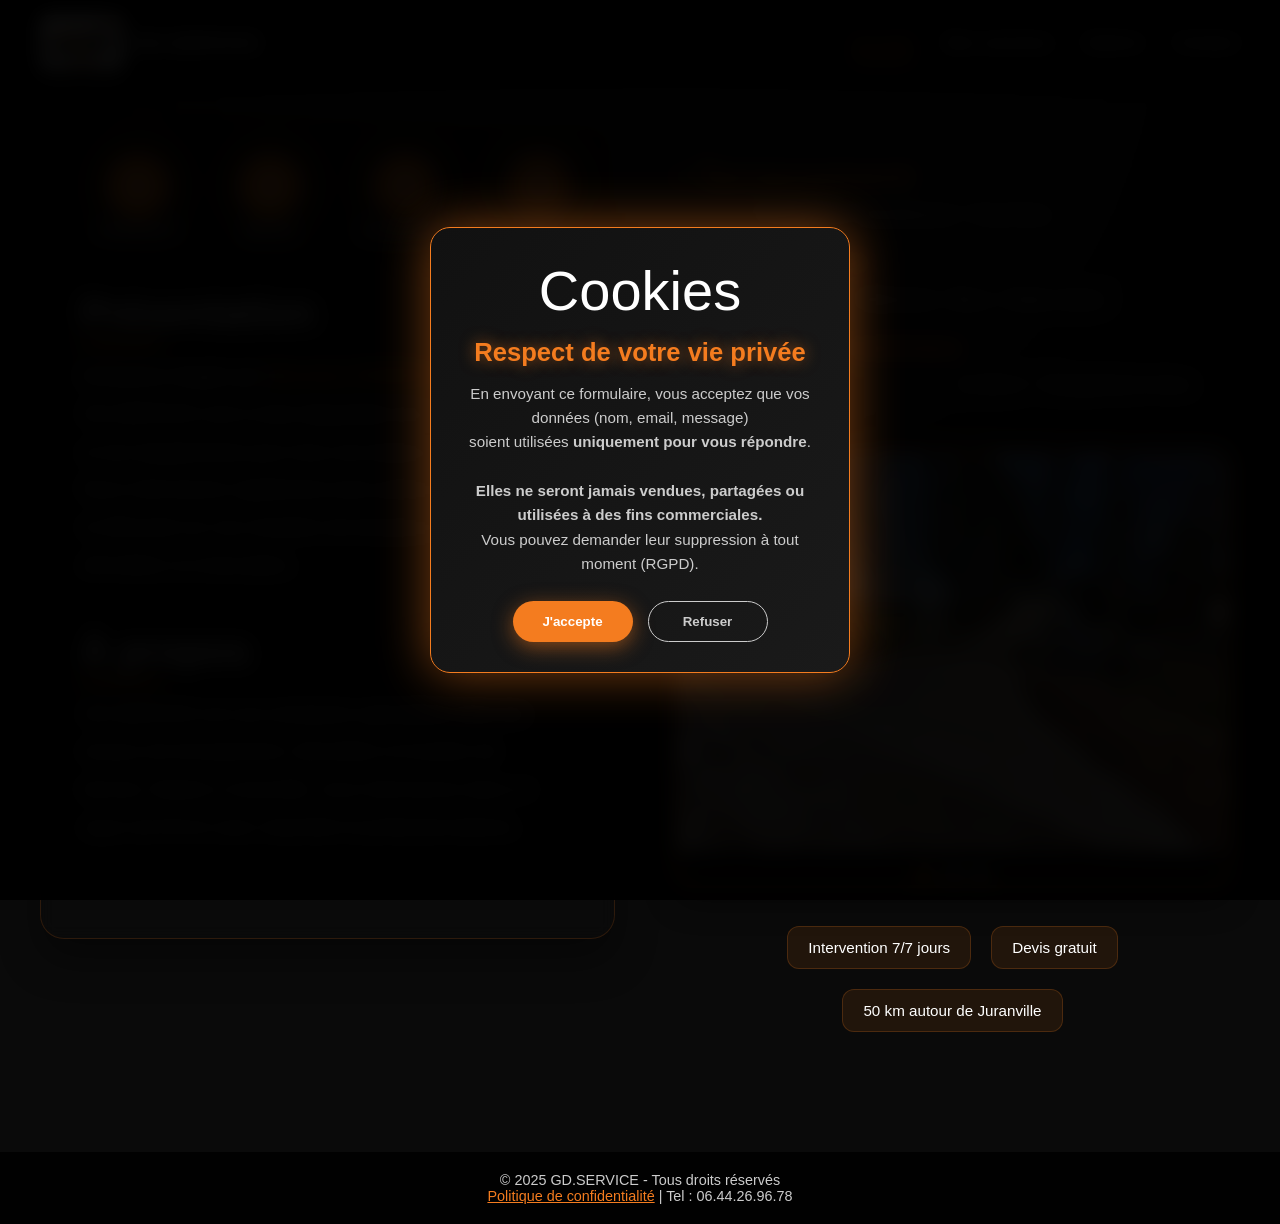
<file: index.html>
<!DOCTYPE html>
<html lang="fr">
<head>
  <meta charset="UTF-8">
  <meta name="viewport" content="width=device-width, initial-scale=1.0">
  <title>GD.SERVICE - Terrassement & Location de Bennes</title>
  <link rel="stylesheet" href="style.css">
  <!-- FAVICONS & PWA -->
<link rel="icon" type="image/png" href="./images/favicon-96x96.png" sizes="96x96">
<link rel="icon" type="image/svg+xml" href="./images/favicon.svg">
<link rel="shortcut icon" href="./images/favicon.ico">
<link rel="android-chrome" sizes="192x192" href="./images/android-chrome-192x192.png">
<link rel="android-chrome" sizes="512x512" href="./images/android-chrome-512x512.png">
<link rel="apple-touch-icon" sizes="180x180" href="./images/apple-touch-icon.png">
<meta name="apple-mobile-web-app-title" content="GD-SERVICE">
<link rel="manifest" href="/site.webmanifest">
</head>
<body>

  <header>
    <div class="logo-container">
      <a href="index.html">
        <img src="./images/Gys domont.jpg" alt="Logo GD Service">
      </a>
      <h1>GD.SERVICE</h1>
    </div>

    <div class="burger" id="burger">
      <div></div>
      <div></div>
      <div></div>
    </div>

    <nav id="nav-menu">
      <ul>
        <li><a href="index.html" class="current">Accueil</a></li>
        <li><a href="services.html">Nos services</a></li>
        <li><a href="galerie.html">Galerie</a></li>
        <li><a href="#" id="contactNav">Contact</a></li>
      </ul>
    </nav>
  </header>

  <div class="background">
    <div id="shooting-stars"></div>
  </div>

  <!-- HERO -->
  <section class="hero">
    <div class="hero-content">
      <div class="hero-grid">
        
        <!-- GAUCHE : TIMELINE + PRÉSENTATION + À PROPOS -->
        <div class="hero-left">

          <!-- TIMELINE -->
          <div class="timeline-container">
            <div class="timeline">
              <div class="timeline-step">
                <div class="step-circle">1</div>
                <div class="step-label">Contact</div>
              </div>
              <div class="timeline-line"></div>
              <div class="timeline-step">
                <div class="step-circle">2</div>
                <div class="step-label">Devis</div>
              </div>
              <div class="timeline-line"></div>
              <div class="timeline-step">
                <div class="step-circle">3</div>
                <div class="step-label">Chantier</div>
              </div>
              <div class="timeline-line"></div>
              <div class="timeline-step">
                <div class="step-circle">4</div>
                <div class="step-label">Fini</div>
              </div>
            </div>
          </div>

          <h2>Présentation</h2>
          <p>
            Entreprise dirigée par <strong>Monsieur DOMONT Gys</strong>, GD.SERVICE met à votre disposition son savoir-faire et ses équipements pour tous vos travaux extérieurs. 
            Nous intervenons rapidement avec professionnalisme et efficacité sur vos chantiers de terrassement, démolition ou évacuation.
          </p>

          <h2 class="about-title">À propos</h2>
          <p class="about-text">
            GD.SERVICE est une entreprise spécialisée dans les travaux de terrassement, démolition et location de bennes. 
            Basée à Juranville, nous intervenons dans un rayon de 50 km avec réactivité et professionnalisme.
          </p>
        </div>

        <!-- DROITE -->
        <div class="hero-right">
          <h2 class="carousel-title">
            <span>• Terrassement    <small class="carousel-subtitle">Fondations • Nivellement • Tranchées</small></span>
            <span>• Démolition      <small class="carousel-subtitle">Bâtiments • Murs • Dalles béton</small></span>
            <span>• Location bennes <small class="carousel-subtitle">3 à 30 m³ • Chargement inclus</small></span>
          </h2>

          <div class="carousel">
            <div class="carousel-inner">
              <img src="./images/toutseul1.jpg" alt="Chantier GD.SERVICE">
              <img src="./images/toutseul2.jpg" alt="Terrassement en cours">
              <img src="./images/toutseul3.jpg" alt="Benne et travaux">
            </div>
            <div class="carousel-dots">
              <span class="dot active" data-slide="0"></span>
              <span class="dot" data-slide="1"></span>
              <span class="dot" data-slide="2"></span>
            </div>
          </div>

          <div class="hero-features">
            <div><span>Intervention 7/7 jours</span></div>
            <div><span>Devis gratuit</span></div>
            <div><span>50 km autour de Juranville</span></div>
          </div>
        </div>

      </div>
    </div>
  </section>

  <!-- MODAL CONTACT -->
 <div id="contactModal" class="modal">
  <div class="modal-content">
    <span class="close">×</span>
    <h2>Contactez-nous</h2>
    <form>
      <label>Nom :</label>
      <input type="text" placeholder="Votre Nom" required>
      <label>Email :</label>
      <input type="email" placeholder="Votre email" required>
      <label>Message :</label>
      <textarea placeholder="Votre message..." required></textarea>
      <!-- DANS #contactModal .modal-content -->
      <div class="contact-alternative">
        <p style="margin: 20px 0 10px; font-size: 0.95rem; color: var(--gris);">
          Ou contactez-nous directement au :
        </p>
        <p style="font-size: 1.3rem; font-weight: bold; color: var(--orange); margin: 0;">
          <a href="tel:0644269678" style="color: var(--orange); text-decoration: none;">
            06 44 26 96 78
          </a>
        </p>
      </div>

      <!-- BOUTON CENTRÉ DANS UN CONTENEUR -->
      <div class="button-container">
        <button type="submit" id="sendMessage" class="btn">
          <span class="btn-text">Envoyer le message</span>
          <span class="success-text" style="display:none; opacity:0;">
            Envoyé avec succès !
          </span>
        </button>
      </div>
    </form>
  </div>
</div>

  <footer>
    <p>© 2025 GD.SERVICE - Tous droits réservés<br>
      <a href="#" id="openPrivacyPolicy" style="color: var(--orange); text-decoration: underline;">Politique de confidentialité</a>
      | Tel : 06.44.26.96.78</p>
  </footer>

  <script src="script.js"></script>

  <!-- POPUP RGPD -->
<div id="rgpdModal" class="rgpd-modal">
  <div class="rgpd-content">
    <div class="rgpd-icon">Cookies</div>
    <h3>Respect de votre vie privée</h3>
   <p>
  En envoyant ce formulaire, vous acceptez que vos données (nom, email, message)<br>
  soient utilisées <strong>uniquement pour vous répondre</strong>.<br><br>
  <strong>Elles ne seront jamais vendues, partagées ou utilisées à des fins commerciales.</strong><br>
  Vous pouvez demander leur suppression à tout moment (RGPD).
</p>
    <div class="rgpd-buttons">
      <button id="acceptRgpd" class="btn-rgpd accept">J'accepte</button>
      <button id="refuseRgpd" class="btn-rgpd refuse">Refuser</button>
    </div>
  </div>
</div>
<!-- POPUP REFUS RGPD -->
<div id="refuseModal" class="rgpd-modal">
  <div class="rgpd-content">
    <div class="rgpd-icon">Attention</div>
    <p>
  Vous avez refusé le traitement de vos données personnelles.<br><br>
  <strong>Pour envoyer un message, vous devez accepter.</strong><br>
  Nous utilisons uniquement vos données pour vous répondre.<br>
  <strong>Elles ne seront jamais vendues ni transmises à des tiers.</strong>
</p>
    <div class="rgpd-buttons">
      <button id="reopenRgpd" class="btn-rgpd accept">Revenir & accepter</button>
      <button id="closeRefuse" class="btn-rgpd refuse">Fermer</button>
    </div>
  </div>
</div>
<!-- POPUP POLITIQUE DE CONFIDENTIALITÉ -->
<div id="privacyModal" class="rgpd-modal">
  <div class="rgpd-content" style="max-height: 80vh; overflow-y: auto; padding-right: 10px;">
    <div class="rgpd-icon">Document</div>
    <h3>Politique de Confidentialité</h3>
    <div style="text-align: left; font-size: 0.9rem; line-height: 1.7; color: var(--gris);">
      <p><strong>Dernière mise à jour : 14 novembre 2025</strong></p>

      <h4>1. Collecte des données</h4>
      <p>
        Nous collectons uniquement les données que vous nous fournissez via le formulaire de contact :
        <strong>nom, adresse email, message</strong>.
      </p>

      <h4>2. Utilisation des données</h4>
      <p>
        Ces données sont utilisées <strong>exclusivement pour vous répondre</strong>.<br>
        <strong>Aucune donnée n’est vendue, partagée ou utilisée à des fins commerciales.</strong>
      </p>

      <h4>3. Durée de conservation</h4>
      <p>
        Vos données sont supprimées dès que la conversation est terminée (max. 30 jours).
      </p>

      <h4>4. Vos droits (RGPD)</h4>
      <p>
        Vous pouvez à tout moment :<br>
        • Demander l’accès à vos données<br>
        • Demander leur suppression<br>
        • Vous opposer au traitement
      </p>
      <p>Contact : <a href="mailto:contact@gd-service.fr" style="color: var(--orange);">contact@gd-service.fr</a></p>

      <h4>5. Cookies</h4>
      <p>
        Un cookie technique (<code>rgpd_accepted</code>) est utilisé pour mémoriser votre choix.<br>
        Durée : 1 an. Aucun tracking.
      </p>
    </div>

    <div class="rgpd-buttons" style="margin-top: 20px;">
      <button id="closePrivacy" class="btn-rgpd accept">Fermer</button>
    </div>
  </div>
</div>
</body>
</html>
</file>
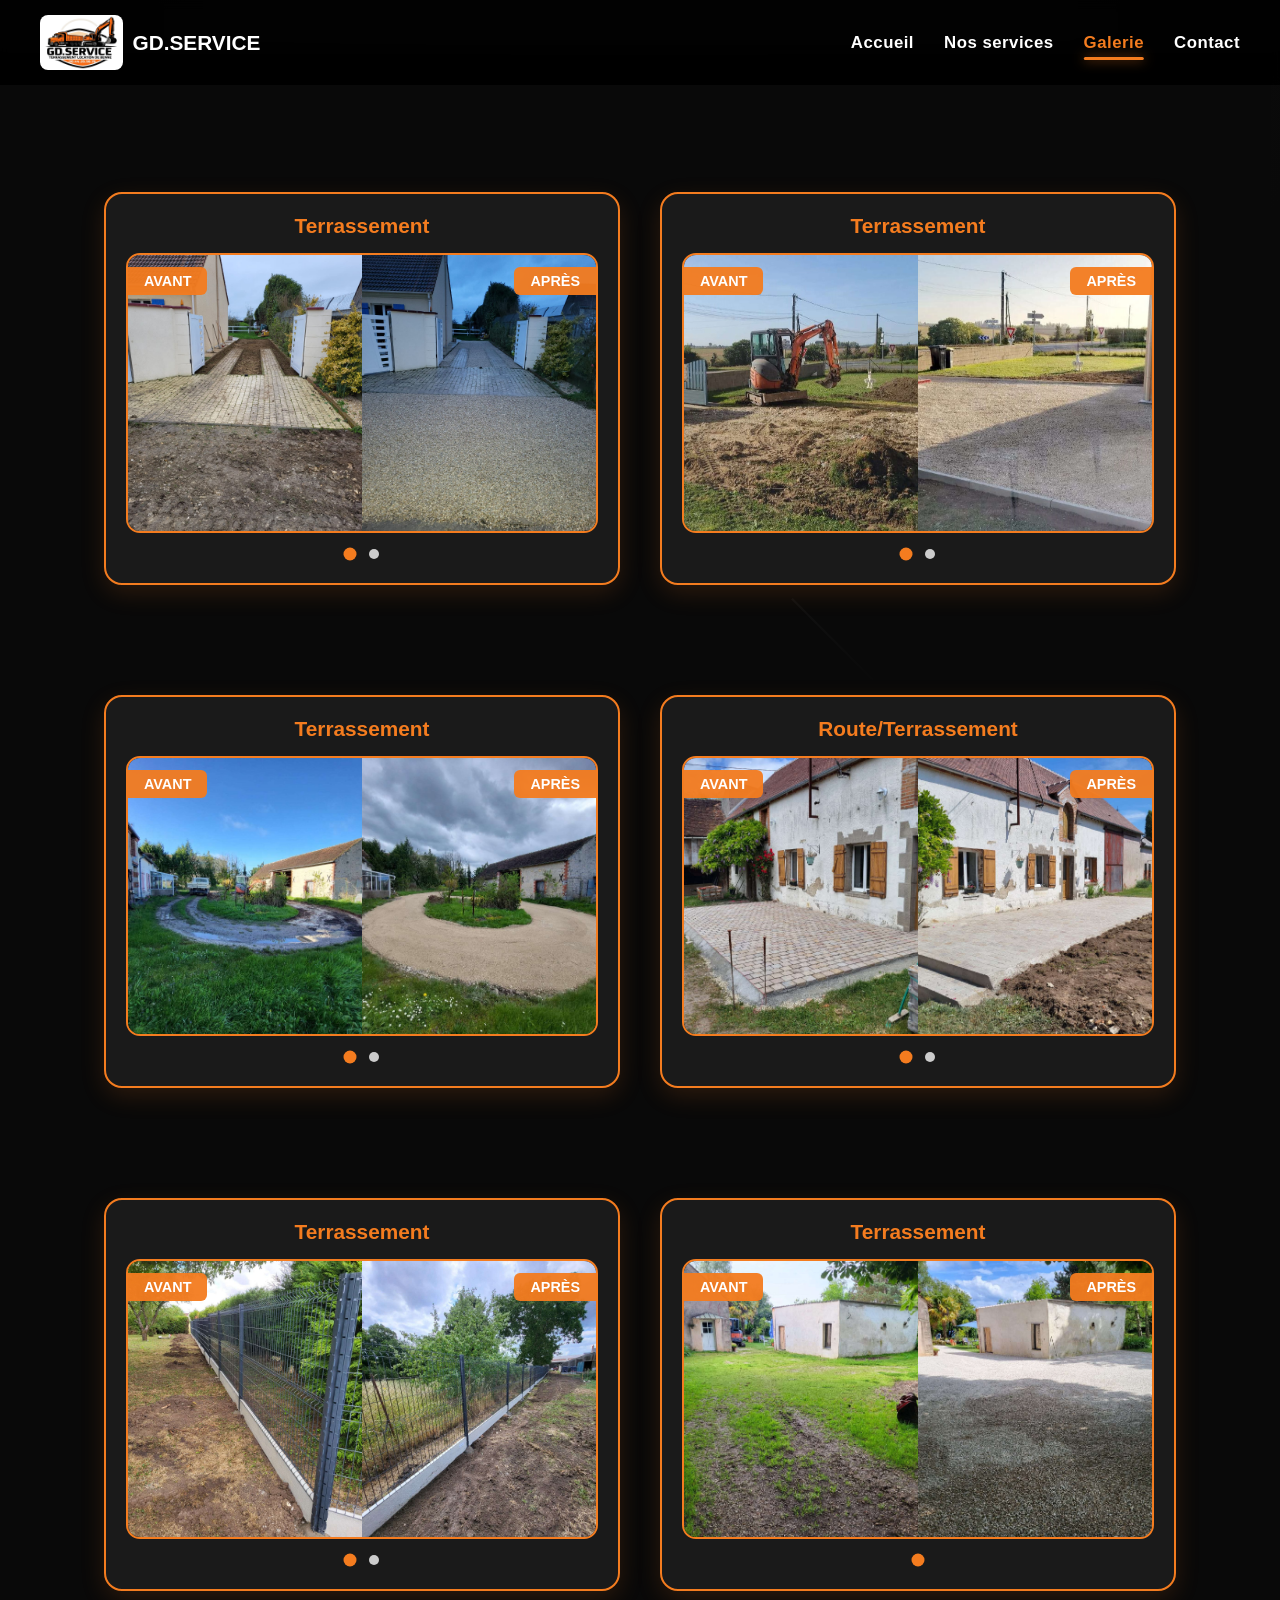
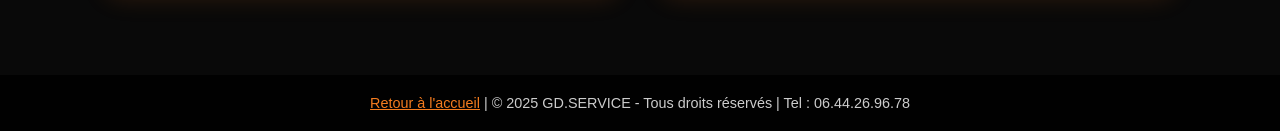
<file: galerie.html>
<!DOCTYPE html>
<html lang="fr">
<head>
  <meta charset="UTF-8">
  <meta name="viewport" content="width=device-width, initial-scale=1.0">
  <title>Galerie - GD.SERVICE</title>
  <link rel="stylesheet" href="style.css">
</head>
<body>

  <header>
    <div class="logo-container">
      <a href="index.html">
        <img src="./images/Gys domont.jpg" alt="Logo GD Service">
      </a>
      <h1>GD.SERVICE</h1>
    </div>

    <div class="burger" id="burger">
      <div></div>
      <div></div>
      <div></div>
    </div>

    <nav id="nav-menu">
      <ul>
        <li><a href="index.html">Accueil</a></li>
        <li><a href="services.html">Nos services</a></li>
        <li><a href="galerie.html" class="current">Galerie</a></li>
        <li><a href="javascript:void(0)" id="contactNav">Contact</a></li>
      </ul>
    </nav>
  </header>

  <div class="background">
    <div id="shooting-stars"></div>
  </div>

  <!-- HERO GALERIE -->
  <section class="hero-gallery">
    <div class="hero-content">
      <h2>Galerie Avant / Après</h2>
      <p>20 transformations réussies : du terrain brut à l’espace fini.</p>
    </div>
  </section>

  <!-- GRILLE DE 20 CARROUSELS -->
  <section class="gallery-grid">
    <div class="container">

      <!-- CARROUSEL 1 -->
      <div class="ba-item">
        <h3>Terrassement</h3>
        <div class="before-after-carousel">
          <div class="ba-slide active">
            <img src="./images/av1.jpg" alt="Avant">
            <img src="./images/ap1.jpg" alt="Après">
            <div class="ba-label avant">AVANT</div>
            <div class="ba-label apres">APRÈS</div>
          </div>
          <div class="ba-slide">
            <img src="./images/av2.jpg" alt="Avant">
            <img src="./images/ap2.jpg" alt="Après">
            <div class="ba-label avant">AVANT</div>
            <div class="ba-label apres">APRÈS</div>
          </div>
        </div>
        <div class="ba-dots">
          <span class="ba-dot active" data-slide="0"></span>
          <span class="ba-dot" data-slide="1"></span>
        </div>
      </div>

      <!-- CARROUSEL 2 -->
      <div class="ba-item">
        <h3>Terrassement</h3>
        <div class="before-after-carousel">
          <div class="ba-slide active">
            <img src="./images/av3.jpg" alt="Avant">
            <img src="./images/ap3.jpg" alt="Après">
            <div class="ba-label avant">AVANT</div>
            <div class="ba-label apres">APRÈS</div>
          </div>
          <div class="ba-slide">
            <img src="./images/av4.jpg" alt="Avant">
            <img src="./images/ap4.jpg" alt="Après">
            <div class="ba-label avant">AVANT</div>
            <div class="ba-label apres">APRÈS</div>
          </div>
        </div>
        <div class="ba-dots">
          <span class="ba-dot active" data-slide="0"></span>
          <span class="ba-dot" data-slide="1"></span>
        </div>
      </div>

      <!-- CARROUSEL 3 -->
      <div class="ba-item">
        <h3>Terrassement</h3>
        <div class="before-after-carousel">
          <div class="ba-slide active">
            <img src="./images/ap5.jpg" alt="Avant">
            <img src="./images/av5.jpg" alt="Après">
            <div class="ba-label avant">AVANT</div>
            <div class="ba-label apres">APRÈS</div>
          </div>
          <div class="ba-slide">
            <img src="./images/av6.jpg" alt="Avant">
            <img src="./images/ap6.jpg" alt="Après">
            <div class="ba-label avant">AVANT</div>
            <div class="ba-label apres">APRÈS</div>
          </div>
        </div>
        <div class="ba-dots">
          <span class="ba-dot active" data-slide="0"></span>
          <span class="ba-dot" data-slide="1"></span>
        </div>
      </div>

      <!-- CARROUSEL 4 -->
      <div class="ba-item">
        <h3>Route/Terrassement</h3>
        <div class="before-after-carousel">
          <div class="ba-slide active">
            <img src="./images/av7.jpg" alt="Avant">
            <img src="./images/ap7.jpg" alt="Après">
            <div class="ba-label avant">AVANT</div>
            <div class="ba-label apres">APRÈS</div>
          </div>
          <div class="ba-slide">
            <img src="./images/av8.jpg" alt="Avant">
            <img src="./images/ap8.jpg" alt="Après">
            <div class="ba-label avant">AVANT</div>
            <div class="ba-label apres">APRÈS</div>
          </div>
        </div>
        <div class="ba-dots">
          <span class="ba-dot active" data-slide="0"></span>
          <span class="ba-dot" data-slide="1"></span>
        </div>
      </div>

      <!-- CARROUSEL 5 -->
      <div class="ba-item">
        <h3>Terrassement</h3>
        <div class="before-after-carousel">
          <div class="ba-slide active">
            <img src="./images/av9.jpg" alt="Avant">
            <img src="./images/ap9.jpg" alt="Après">
            <div class="ba-label avant">AVANT</div>
            <div class="ba-label apres">APRÈS</div>
          </div>
          <div class="ba-slide">
            <img src="./images/av10.jpg" alt="Avant">
            <img src="./images/ap10.jpg" alt="Après">
            <div class="ba-label avant">AVANT</div>
            <div class="ba-label apres">APRÈS</div>
          </div>
        </div>
        <div class="ba-dots">
          <span class="ba-dot active" data-slide="0"></span>
          <span class="ba-dot" data-slide="1"></span>
        </div>
      </div>

      <!-- CARROUSEL 6 -->
      <div class="ba-item">
        <h3>Terrassement</h3>
        <div class="before-after-carousel">
          <div class="ba-slide active">
            <img src="./images/av11.jpg" alt="Avant">
            <img src="./images/ap11.jpg" alt="Après">
            <div class="ba-label avant">AVANT</div>
            <div class="ba-label apres">APRÈS</div>
          </div>
        </div>
        <div class="ba-dots">
          <span class="ba-dot active" data-slide="0"></span>
        </div>
      </div>

      <!-- AJOUTE ICI LES 14 AUTRES CARROUSELS (tu peux copier/coller le modèle ci-dessus) -->

    </div>
  </section>

  <!-- MODAL CONTACT -->
  <div id="contactModal" class="modal">
    <div class="modal-content">
      <span class="close">×</span>
      <h2>Contactez-nous</h2>
      <form>
        <label>Nom :</label>
        <input type="text" placeholder="Votre nom" required>
        <label>Email :</label>
        <input type="email" placeholder="Votre email" required>
        <label>Message :</label>
        <textarea placeholder="Votre message..." required></textarea>
        <button type="submit" class="btn">Envoyer</button>
      </form>
    </div>
  </div>

  <footer>
    <p><a href="index.html" style="color:var(--orange)">Retour à l'accueil</a> | © 2025 GD.SERVICE - Tous droits réservés | Tel : 06.44.26.96.78</p>
  </footer>

  <script src="script.js"></script>
</body>
</html>
</file>
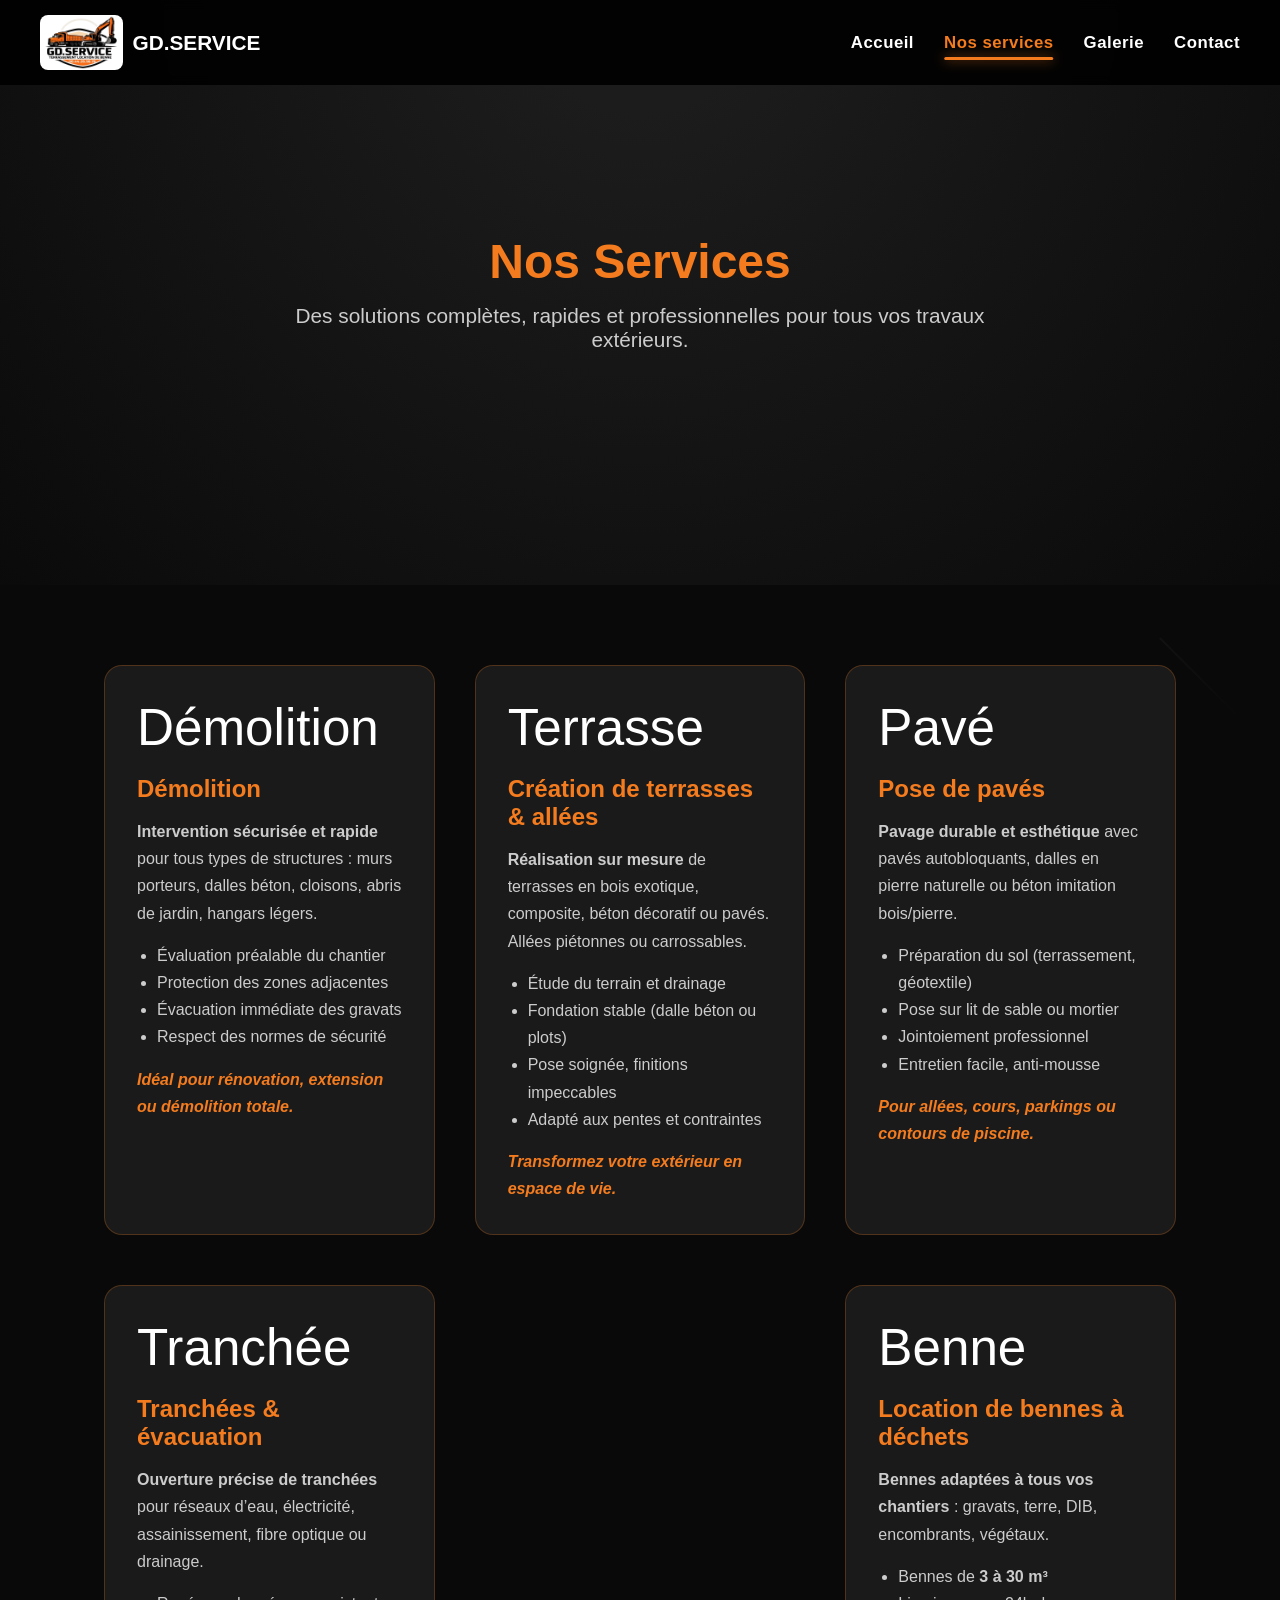
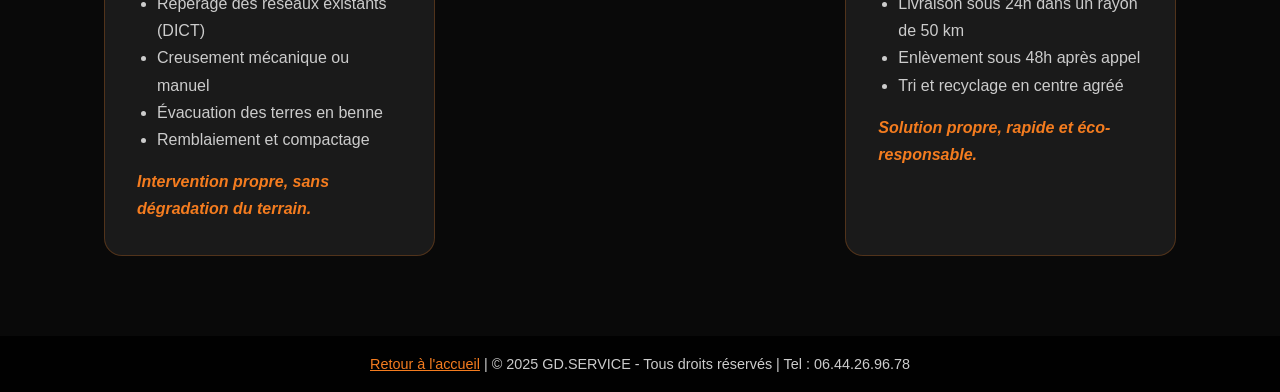
<file: services.html>
<!DOCTYPE html>
<html lang="fr">
<head>
  <meta charset="UTF-8">
  <meta name="viewport" content="width=device-width, initial-scale=1.0">
  <title>Nos Services - GD.SERVICE</title>
  <link rel="stylesheet" href="style.css">
</head>
<body>

  <header>
    <div class="logo-container">
      <a href="index.html">
        <img src="./images/Gys domont.jpg" alt="Logo GD Service">
      </a>
      <h1>GD.SERVICE</h1>
    </div>

    <div class="burger" id="burger">
      <div></div>
      <div></div>
      <div></div>
    </div>

    <nav id="nav-menu">
      <ul>
        <li><a href="index.html">Accueil</a></li>
        <li><a href="services.html" class="current">Nos services</a></li>
        <li><a href="galerie.html">Galerie</a></li>
        <li><a href="#" id="contactNav">Contact</a></li>
      </ul>
    </nav>
  </header>

  <div class="background">
    <div id="shooting-stars"></div>
  </div>

  <section class="hero-services">
    <div class="hero-content">
      <h2>Nos Services</h2>
      <p>Des solutions complètes, rapides et professionnelles pour tous vos travaux extérieurs.</p>
    </div>
  </section>

  <section class="services-detailed">
    <div class="container">

      <div class="service-block">
        <div class="service-icon">Démolition</div>
        <h3>Démolition</h3>
        <p><strong>Intervention sécurisée et rapide</strong> pour tous types de structures : murs porteurs, dalles béton, cloisons, abris de jardin, hangars légers.</p>
        <ul>
          <li>Évaluation préalable du chantier</li>
          <li>Protection des zones adjacentes</li>
          <li>Évacuation immédiate des gravats</li>
          <li>Respect des normes de sécurité</li>
        </ul>
        <p class="highlight">Idéal pour rénovation, extension ou démolition totale.</p>
      </div>

      <div class="service-block">
        <div class="service-icon">Terrasse</div>
        <h3>Création de terrasses & allées</h3>
        <p><strong>Réalisation sur mesure</strong> de terrasses en bois exotique, composite, béton décoratif ou pavés. Allées piétonnes ou carrossables.</p>
        <ul>
          <li>Étude du terrain et drainage</li>
          <li>Fondation stable (dalle béton ou plots)</li>
          <li>Pose soignée, finitions impeccables</li>
          <li>Adapté aux pentes et contraintes</li>
        </ul>
        <p class="highlight">Transformez votre extérieur en espace de vie.</p>
      </div>

      <div class="service-block">
        <div class="service-icon">Pavé</div>
        <h3>Pose de pavés</h3>
        <p><strong>Pavage durable et esthétique</strong> avec pavés autobloquants, dalles en pierre naturelle ou béton imitation bois/pierre.</p>
        <ul>
          <li>Préparation du sol (terrassement, géotextile)</li>
          <li>Pose sur lit de sable ou mortier</li>
          <li>Jointoiement professionnel</li>
          <li>Entretien facile, anti-mousse</li>
        </ul>
        <p class="highlight">Pour allées, cours, parkings ou contours de piscine.</p>
      </div>

      <div class="service-block">
        <div class="service-icon">Tranchée</div>
        <h3>Tranchées & évacuation</h3>
        <p><strong>Ouverture précise de tranchées</strong> pour réseaux d’eau, électricité, assainissement, fibre optique ou drainage.</p>
        <ul>
          <li>Repérage des réseaux existants (DICT)</li>
          <li>Creusement mécanique ou manuel</li>
          <li>Évacuation des terres en benne</li>
          <li>Remblaiement et compactage</li>
        </ul>
        <p class="highlight">Intervention propre, sans dégradation du terrain.</p>
      </div>

      <div class="service-block">
        <div class="service-icon">Benne</div>
        <h3>Location de bennes à déchets</h3>
        <p><strong>Bennes adaptées à tous vos chantiers</strong> : gravats, terre, DIB, encombrants, végétaux.</p>
        <ul>
          <li>Bennes de <strong>3 à 30 m³</strong></li>
          <li>Livraison sous 24h dans un rayon de 50 km</li>
          <li>Enlèvement sous 48h après appel</li>
          <li>Tri et recyclage en centre agréé</li>
        </ul>
        <p class="highlight">Solution propre, rapide et éco-responsable.</p>
      </div>

    </div>
  </section>

  <div id="contactModal" class="modal">
    <div class="modal-content">
      <span class="close">x</span>
      <h2>Contactez-nous</h2>
      <form>
        <label>Nom :</label>
        <input type="text" placeholder="Votre nom" required>
        <label>Email :</label>
        <input type="email" placeholder="Votre email" required>
        <label>Message :</label>
        <textarea placeholder="Votre message..." required></textarea>
        <button type="submit" class="btn">Envoyer</button>
      </form>
    </div>
  </div>

  <footer>
    <p><a href="index.html" style="color:var(--orange)">Retour à l'accueil</a> | © 2025 GD.SERVICE - Tous droits réservés | Tel : 06.44.26.96.78</p>
  </footer>

  <script src="script.js"></script>
</body>
</html>
</file>
<file: style.css>
/* ============== RESET & BASE ============== */
*,
*::before,
*::after {
  margin: 0;
  padding: 0;
  box-sizing: border-box;
}

:root {
  --orange: #f47c1f;
  --noir: #0a0a0a;
  --blanc: #fff;
  --gris: #ccc;
}


body {
  background-color: var(--noir);
  color: var(--blanc);
  font-family: 'Poppins', sans-serif;
  overflow-x: hidden;
  min-height: 100vh;
}

html {
  scroll-behavior: smooth;
}

/* ============== HEADER & NAV ============== */
header {
  display: flex;
  justify-content: space-between;
  align-items: center;
  background: rgba(0,0,0,0.9);
  padding: 15px 40px;
  position: fixed;
  width: 100%;
  top: 0;
  z-index: 1000;
  -webkit-backdrop-filter: blur(5px);
  backdrop-filter: blur(5px);
}

.logo-container {
  display: flex;
  align-items: center;
  gap: 10px;
}

.logo-container a {
  display: inline-block;
  transition: transform .2s ease;
  line-height: 0;
}

.logo-container a:hover {
  transform: scale(1.08);
}

.logo-container img {
  height: 55px;
  border-radius: 8px;
  display: block;
}

.logo-container h1 {
  font-size: 1.3rem;
  font-weight: 700;
}

nav ul {
  list-style: none;
  display: flex;
  gap: 30px;
  align-items: center;
}

nav a {
  color: var(--blanc);
  text-decoration: none;
  font-weight: 600;
  font-size: 1.05rem;
  position: relative;
  padding: 8px 0;
  transition: all .4s ease;
  letter-spacing: .5px;
}

nav a::after {
  content: '';
  position: absolute;
  bottom: 0;
  left: 50%;
  width: 0;
  height: 2.5px;
  background: var(--orange);
  border-radius: 2px;
  transition: all .4s ease;
  transform: translateX(-50%);
}

nav a:hover {
  color: var(--orange);
  transform: translateY(-3px);
  text-shadow: 0 0 15px rgba(244,124,31,.6);
}

nav a:hover::after,
nav a.current::after {
  width: 100%;
}

nav a.current {
  color: var(--orange) !important;
  font-weight: 700;
}

nav a.current::after {
  height: 3px;
  box-shadow: 0 0 12px rgba(244,124,31,.7);
}

/* Burger */
.burger {
  display: none;
  flex-direction: column;
  justify-content: space-between;
  width: 25px;
  height: 18px;
  cursor: pointer;
  z-index: 1100;
}

.burger div {
  width: 100%;
  height: 3px;
  background: var(--blanc);
  transition: .3s ease;
}

.burger.open div:nth-child(1) { transform: rotate(45deg) translate(5px,5px); }
.burger.open div:nth-child(2) { opacity: 0; }
.burger.open div:nth-child(3) { transform: rotate(-45deg) translate(6px,-6px); }

/* ============== BACKGROUND & ÉTOILES ============== */
.background {
  position: absolute;
  top: 0; left: 0;
  width: 100%;
  height: 100vh;
  background: radial-gradient(circle at top, #1c1c1c 10%, #0a0a0a 80%);
  overflow: hidden;
  z-index: 0;
}

#shooting-stars {
  position: absolute;
  width: 100%;
  height: 100%;
  overflow: hidden;
}

.shooting-star {
  position: absolute;
  width: 100px;
  height: 2px;
  background: linear-gradient(90deg,#fff,transparent);
  opacity: 0;
  transform: rotate(45deg);
}

.shooting-star.active {
  animation: shoot 1.8s linear forwards;
}

@keyframes shoot {
  0%   { opacity:0; transform:translate(0,0) rotate(45deg) scale(.7); }
  15%  { opacity:1; }
  100% { opacity:.978; transform:translate(600px,600px) rotate(45deg) scale(1); }
}

/* ============== HERO ACCUEIL ============== */
.hero {
  min-height: 100vh;
  display: flex;
  align-items: center;
  justify-content: center;
  padding: 120px 20px 100px;
  position: relative;
}

.hero-content {
  z-index: 2;
  max-width: 1200px;
  width: 100%;
  margin: 0 auto;
}

.hero-grid {
  display: grid;
  grid-template-columns: 1fr 1fr;
  gap: 50px;
  align-items: start;
}

/* ========= AMÉLIORATIONS FINALES ACCUEIL - 11 novembre 2025 ========= */

/* Titres "Présentation" et "À propos" en orange + mieux espacés */
.hero-right h2 {
  color: var(--orange) !important;
  font-size: 2.1rem;
  margin-bottom: 28px;
  text-align: center;
}
.hero-left {
  padding: 40px 50px 60px 40px !important;   /* gros padding intérieur = respiration */
  background: rgba(10, 10, 10, 0.6);
  border-radius: 24px;
  -webkit-backdrop-filter: blur(8px);
  backdrop-filter: blur(8px);
  border: 1px solid rgba(244, 124, 31, 0.15);
  box-shadow: 0 20px 40px rgba(0, 0, 0, 0.4);
  max-width: 580px;
  margin: 0px auto;
}
.hero-left h2 {
  font-size: 2.4rem !important;
  margin: 45px 0 22px 0 !important;
  text-align: left !important;
  position: relative;
}
.hero-left h2::before {
  content: '';
  position: absolute;
  left: 0;
  bottom: -10px;
  width: 80px;
  height: 4px;
  background: var(--orange);
  border-radius: 2px;
  box-shadow: 0 0 15px rgba(244, 124, 31, 0.6);
}
.hero-left p {
  font-size: 1.18rem !important;
  line-height: 2 !important;
  margin-bottom: 32px !important;
  text-align: left;
  padding-right: 20px;
}
/* Espacement parfait entre les deux blocs texte */
.hero-left,
.hero-right {
  padding: 20px 10px;
}

/* Les 3 mots forts en orange (Terrassement • Démolition • Location de bennes) */
.hero-left p strong,
.hero-left h3,
.highlight-orange {
  color: var(--orange) !important;
  font-weight: 700;
}

/* Timeline (desktop only) */
.timeline-container {
  display: none;
  margin-bottom: 50px;
  padding-left: 15px;
  opacity: 0;
  transform: translateY(-20px);
  transition: opacity .6s ease, transform .6s ease;
}

.timeline-container.visible {
  opacity: 1;
  transform: translateY(0);
}

.timeline {
  display: flex;
  justify-content: space-between;
  align-items: center;
  position: relative;
}

.timeline-step {
  display: flex;
  flex-direction: column;
  align-items: center;
  z-index: 2;
  opacity: 0;
  transform: scale(0.8);
  transition: all .5s ease;
}

.timeline-step.show {
  opacity: 1;
  transform: scale(1);
}

.timeline-step.show .step-circle {
  background: var(--orange);
  color: white;
  transform: scale(1.2);
  box-shadow: 0 0 30px rgba(244,124,31,.8);
}

.step-circle {
  width: 50px;
  height: 50px;
  background: #111;
  border: 4px solid var(--orange);
  border-radius: 50%;
  display: flex;
  align-items: center;
  justify-content: center;
  font-weight: bold;
  font-size: 1.3rem;
  color: var(--orange);
  box-shadow: 0 0 20px rgba(244,124,31,.4);
  transition: all .4s ease;
}

.step-label {
  margin-top: 12px;
  color: var(--gris);
  font-weight: 600;
  font-size: 1rem;
  text-transform: uppercase;
  letter-spacing: 1px;
}

.timeline-line {
  position: absolute;
  top: 25px;
  height: 4px;
  background: var(--gris);
  width: calc(100% - 50px);
  left: 25px;
  z-index: 1;
  transform: scaleX(0);
  transform-origin: left;
  transition: transform 1.2s ease .3s;
}

.timeline-line.filled {
  background: var(--orange);
  box-shadow: 0 0 15px rgba(244,124,31,.6);
  transform: scaleX(1);
}

/* Carrousel Accueil */
.carousel {
  position: relative;
  width: 100%;
  max-width: 520px;
  margin: 0 auto;
  overflow: hidden;
  border-radius: 18px;
  border: 3px solid var(--orange);
  box-shadow: 0 15px 30px rgba(0,0,0,.4);
}

.carousel-inner {
  display: flex;
  transition: transform .8s ease;
  animation: carouselSlide 12s infinite;
}

.carousel-inner img {
  width: 100%;
  height: auto;
  min-height: 320px;
  max-height: 420px;
  object-fit: cover;
  flex-shrink: 0;
}

@keyframes carouselSlide {
  0%, 33.33% { transform: translateX(0); }
  36.66%, 66.66% { transform: translateX(-100%); }
  70%, 100% { transform: translateX(-200%); }
}

.carousel:hover .carousel-inner { animation-play-state: paused; }

.carousel-dots {
  text-align: center;
  margin-top: 15px;
}

.dot {
  display: inline-block;
  width: 12px;
  height: 12px;
  margin: 0 6px;
  background: var(--gris);
  border-radius: 50%;
  cursor: pointer;
  transition: .3s;
}

.dot.active,
.dot:hover {
  background: var(--orange);
  transform: scale(1.2);
}
/* PARENT OBLIGATOIRE → à mettre sur .hero-right ou le conteneur direct */
.hero-right {
  display: flex;
  flex-direction: column;
  gap: 8px;                    /* espace entre titre et sous-titre */
  width: 100%;
}

/* VERSION ATOMIQUE – RIEN NE PEUT L’ÉCRASER (11 novembre 2025 – 18h54) */
.carousel-title span {
  display: block;
  margin: 18px 0;
  text-align: left;
  position: relative;
}
.carousel-title span small.carousel-subtitle {
  display: block !important;
  font-size: 1.05rem !important;
  color: var(--gris) !important;
  margin-top: 9px !important;
  margin-left: 80px !important;          /* ligne 1 */
  text-align: left !important;
  transition: margin-left 0.45s ease !important;
}

/* On cible les spans par leur position réelle (1er, 3e, 5e enfant) */
.carousel-title span:nth-child(1) small { margin-left:  80px !important; }
.carousel-title span:nth-child(2) small { margin-left: 180px !important; }  /* Démolition */
.carousel-title span:nth-child(3) small { margin-left: 280px !important; }  /* Location bennes */

/* Hover nucléaire – marche à tous les coups */
.carousel-title:hover span:nth-child(1) small { margin-left: 110px !important; }
.carousel-title:hover span:nth-child(2) small { margin-left: 230px !important; }
.carousel-title:hover span:nth-child(3) small { margin-left: 340px !important; }

/* Atouts */
.hero-features {
  display: flex;
  flex-wrap: wrap;
  gap: 20px;
  margin-top: 30px;
  justify-content: center;
}

.hero-features div {
  padding: 12px 20px;
  background: rgba(244,124,31,.1);
  border: 1px solid rgba(244,124,31,.2);
  border-radius: 12px;
  transition: .3s;
  font-size: .95rem;
}

.hero-features div:hover {
  background: rgba(244,124,31,.2);
  border-color: var(--orange);
  transform: translateY(-3px);
}

/* ============== SERVICES, GALERIE, MODAL, FOOTER ============== */
.hero-services {
  height: 65vh;
  display: flex;
  align-items: center;
  justify-content: center;
  text-align: center;
  padding: 0 20px;
  position: relative;
  z-index: 2;
}

.hero-services h2 { font-size: 3rem; color: var(--orange); margin-bottom: 15px; }
.hero-services p { font-size: 1.3rem; color: var(--gris); max-width: 700px; margin: 0 auto; }

.services-detailed,
.gallery-grid {
  padding: 80px 5%;
  background: rgba(10,10,10,.97);
  position: relative;
  z-index: 10;
}

.container {
  max-width: 1400px;                    /* un peu plus large pour respirer */
  margin: 0 auto;
  display: grid;
  grid-template-columns: repeat(auto-fit, minmax(340px, 1fr));
  gap: 40px;
  padding: 0 20px;
}

/* Service blocks */
.service-block {
  background: #1a1a1a;
  padding: 32px;
  border-radius: 18px;
  border: 1px solid rgba(244,124,31,.25);
  transition: all .5s ease;
  position: relative;
  overflow: hidden;
  opacity: 0;
  transform: translateY(40px);
  animation: slideUp .8s ease forwards;
}

.service-block:nth-child(1) { animation-delay: .1s; }
.service-block:nth-child(2) { animation-delay: .2s; }
.service-block:nth-child(3) { animation-delay: .3s; }
.service-block:nth-child(4) { animation-delay: .4s; }
.service-block:nth-child(5) { animation-delay: .5s; }

.service-block::before {
  content: ''; position: absolute; top: 0; left: 0; width: 5px; height: 100%;
  background: var(--orange); opacity: 0; transition: .4s;
}
.service-block:hover::before { opacity: 1; }
.service-block:hover {
  transform: translateY(-12px);
  box-shadow: 0 20px 40px rgba(244,124,31,.25);
  border-color: var(--orange);
}
.service-block::after {
  content: ''; position: absolute; top: 0; left: -100%; width: 100%; height: 100%;
  background: linear-gradient(90deg, transparent, rgba(255,255,255,.08), transparent);
  transition: .7s;
}
.service-block:hover::after { left: 100%; }

@keyframes slideUp { to { opacity: 1; transform: translateY(0); } }

.service-icon { font-size: 3.2rem; margin-bottom: 18px; display: block; }
.service-block h3 { font-size: 1.5rem; color: var(--orange); margin-bottom: 15px; }
.service-block p, .service-block ul { color: var(--gris); line-height: 1.7; }
.service-block ul { margin: 15px 0; padding-left: 20px; }
.highlight { color: var(--orange) !important; font-weight: 600; font-style: italic; margin-top: 15px !important; }

/* Galerie Avant/Après */
.gallery-grid .container {
  max-width: 1400px;
  grid-template-columns: repeat(2, 1fr);
  gap: 40px;
}

.ba-item {
  background: #1a1a1a;
  padding: 20px;
  border-radius: 18px;
  border: 2px solid var(--orange);
  box-shadow: 0 8px 25px rgba(244,124,31,.15);
  transform: translateY(-4px);
  transition: all .4s ease;
  margin-top: 70px;
}

.ba-item:hover {
  transform: translateY(-12px);
  box-shadow: 0 15px 30px rgba(244,124,31,.25);
}

.ba-item h3 {
  text-align: center;
  color: var(--orange);
  margin-bottom: 15px;
  font-size: 1.3rem;
}

.before-after-carousel {
  position: relative;
  overflow: hidden;
  border-radius: 14px;
  border: 2px solid var(--orange);
  height: 280px;
}

.ba-slide {
  position: absolute;
  top: 0; left: 0;
  width: 100%;
  height: 100%;
  display: flex;
  opacity: 0;
  transition: opacity .6s ease;
}

.ba-slide.active { opacity: 1; position: relative; }

.ba-slide img { width: 50%; height: 100%; object-fit: cover; }

.ba-label {
  position: absolute;
  top: 12px;
  padding: 6px 16px;
  background: rgba(244,124,31,.95);
  color: white;
  font-weight: bold;
  font-size: .9rem;
  border-radius: 0 6px 6px 0;
  z-index: 10;
}

.ba-label.avant { left: 0; }
.ba-label.apres { right: 0; border-radius: 6px 0 0 6px; }

.ba-dots { text-align: center; margin-top: 12px; }
.ba-dot {
  display: inline-block;
  width: 10px; height: 10px;
  margin: 0 5px;
  background: var(--gris);
  border-radius: 50%;
  cursor: pointer;
  transition: .3s;
}
.ba-dot.active, .ba-dot:hover { background: var(--orange); transform: scale(1.3); }

/* Modal & Footer */
/* === MODALE (inchangé) === */
.modal {
  display: none;
  position: fixed;
  z-index: 2000;
  left: 0; top: 0;
  width: 100%; height: 100%;
  background-color: rgba(0,0,0,0.92);
  -webkit-backdrop-filter: blur(8px);
  backdrop-filter: blur(8px);
  align-items: center;
  justify-content: center;
  opacity: 0;
  transition: opacity 0.4s ease;
}

.modal.active { opacity: 1; }
.modal-content h2 {
  margin-bottom: 15px;
}

.modal-content {
  background: linear-gradient(135deg, #111 0%, #1a1a1a 100%);
  margin: 0 20px;
  padding: 40px 35px;
  border-radius: 20px;
  width: 90%;
  max-width: 440px;
  color: var(--blanc);
  text-align: center;
  box-shadow: 
    0 0 40px rgba(244,124,31,0.4),
    0 0 80px rgba(244,124,31,0.2),
    inset 0 0 30px rgba(244,124,31,0.1);
  border: 1.5px solid var(--orange);
  position: relative;
  animation: modalPop 0.6s cubic-bezier(0.175, 0.885, 0.32, 1.2);
  overflow: hidden;
}

.modal-content::before {
  content: '';
  position: absolute;
  top: -2px; left: -2px; right: -2px; bottom: -2px;
  background: linear-gradient(45deg, var(--orange), #ff9a3d, var(--orange), #d45a00);
  border-radius: 20px;
  z-index: -1;
  opacity: 0.6;
  animation: rotate 8s linear infinite;
}

/* === INPUTS & TEXTAREA === */
#contactModal input,
#contactModal textarea {
  width: 100%;
  margin: 12px 0;
  padding: 16px 20px;
  border-radius: 12px;
  border: 1px solid rgba(244,124,31,0.3);
  background: rgba(255,255,255,0.06);
  color: var(--blanc);
  font-size: 1rem;
  transition: all 0.3s ease;
  -webkit-backdrop-filter: blur(5px);
  backdrop-filter: blur(5px);
  box-sizing: border-box;
}

#contactModal input:focus,
#contactModal textarea:focus {
  outline: none;
  border-color: var(--orange);
  box-shadow: 0 0 20px rgba(244,124,31,0.4);
  background: rgba(255,255,255,0.1);
}

#contactModal textarea {
  height: 120px;
  resize: none;
}

/* === BOUTON CENTRÉ DANS LA MODALE === */
.button-container {
  display: flex;
  justify-content: center;
  margin-top: 20px;
}

/* === BOUTON PRINCIPAL (NOTRE VERSION PRO) === */
#sendMessage {
  display: flex;
  align-items: center;
  justify-content: center;
  gap: 10px;
  padding: 16px 40px;
  min-height: 56px;
  background: var(--orange);
  color: white;
  font-weight: bold;
  font-size: 1.1rem;
  border: none;
  border-radius: 50px;
  cursor: pointer;
  transition: all 0.4s ease;
  box-shadow: 0 8px 25px rgba(244,124,31,0.4);
  position: relative;
  overflow: hidden;
  width: auto;
  min-width: 220px;
}

#sendMessage:hover:not(:disabled) {
  transform: translateY(-4px);
  box-shadow: 0 15px 35px rgba(244,124,31,0.6);
  background: #ff8c2a;
}

#sendMessage:disabled {
  opacity: 0.7;
  cursor: not-allowed;
  transform: none;
}

/* === ÉLÉMENTS DANS LE BOUTON (texte, loader, succès) === */
#sendMessage .btn-text,
#sendMessage .success-text,
#sendMessage .btn-loader {
  position: absolute;
  left: 0;
  top: 0;
  width: 100%;
  height: 100%;
  display: flex;
  align-items: center;
  justify-content: center;
  gap: 8px;
  transition: opacity 0.3s ease;
}

#sendMessage .btn-text {
  opacity: 1;
}

#sendMessage .success-text,
#sendMessage .btn-loader {
  opacity: 0;
}

#sendMessage .btn-loader svg {
  width: 20px;
  height: 20px;
  animation: spin 1s linear infinite;
}

/* === ÉTAT SUCCÈS === */
#sendMessage.success {
  background: #fff !important;
  color: #ff8c2a !important;
  box-shadow: 0 0 30px #ff8c2a !important;
}

#sendMessage.success .btn-text {
  opacity: 0;
}

#sendMessage.success .success-text {
  opacity: 1;
}

/* === ANIMATION LOADER === */
@keyframes spin {
  to { transform: rotate(360deg); }
}

/* === ERREURS === */
.error-msg {
  color: #e74c3c;
  font-size: 12px;
  margin-top: 4px;
  animation: fadeIn 0.3s ease;
}

@keyframes fadeIn {
  from { opacity: 0; transform: translateY(-4px); }
  to { opacity: 1; transform: translateY(0); }
}
.close {
  position: absolute;
  top: 15px;
  right: 20px;
  font-size: 32px;
  color: var(--gris);
  cursor: pointer;
  transition: 0.3s;
  width: 40px;
  height: 40px;
  display: flex;
  align-items: center;
  justify-content: center;
  border-radius: 50%;
  background: rgba(255,255,255,0.05);
}

.close:hover {
  color: var(--orange);
  background: rgba(244,124,31,0.2);
  transform: rotate(90deg);
}
footer {
  background: rgba(0,0,0,.9);
  color: var(--gris);
  text-align: center;
  padding: 20px;
  font-size: .9rem;
}
/* === POPUP RGPD === */
.rgpd-modal {
  display: none;
  position: fixed;
  z-index: 3000;
  left: 0; top: 0;
  width: 100%; height: 100%;
  background-color: rgba(0,0,0,0.95);
  -webkit-backdrop-filter: blur(10px);
  backdrop-filter: blur(10px);
  align-items: center;
  justify-content: center;
  opacity: 0;
  transition: opacity 0.4s ease;
}

.rgpd-modal.active {
  display: flex;
  opacity: 1;
}

.rgpd-content {
  background: linear-gradient(135deg, #111 0%, #1a1a1a 100%);
  padding: 30px 25px;
  border-radius: 20px;
  max-width: 420px;
  width: 90%;
  text-align: center;
  color: var(--blanc);
  border: 1.5px solid var(--orange);
  box-shadow: 0 0 50px rgba(244,124,31,0.5);
  position: relative;
  animation: modalPop 0.6s cubic-bezier(0.175, 0.885, 0.32, 1.2);
}

.rgpd-icon {
  font-size: 3.5rem;
  margin-bottom: 15px;
}

.rgpd-content h3 {
  color: var(--orange);
  font-size: 1.6rem;
  margin-bottom: 15px;
  text-shadow: 0 0 15px rgba(244,124,31,0.6);
}

.rgpd-content p {
  font-size: 0.95rem;
  line-height: 1.6;
  color: var(--gris);
  margin-bottom: 25px;
}

.rgpd-buttons {
  display: flex;
  gap: 15px;
  justify-content: center;
  flex-wrap: wrap;
}

.btn-rgpd {
  padding: 12px 24px;
  border: none;
  border-radius: 50px;
  font-weight: bold;
  cursor: pointer;
  transition: all 0.3s ease;
  min-width: 120px;
}

.btn-rgpd.accept {
  background: var(--orange);
  color: white;
  box-shadow: 0 5px 20px rgba(244,124,31,0.5);
}

.btn-rgpd.accept:hover {
  transform: translateY(-3px);
  background: #ff8c2a;
}

.btn-rgpd.refuse {
  background: transparent;
  color: var(--gris);
  border: 1.5px solid var(--gris);
}

.btn-rgpd.refuse:hover {
  color: var(--orange);
  border-color: var(--orange);
}
/* === BARRE DE DÉFILEMENT PERSONNALISÉE === */
/* Pour WebKit (Chrome, Safari, Edge) */
.rgpd-content::-webkit-scrollbar {
  width: 8px;
}

.rgpd-content::-webkit-scrollbar-track {
  background: rgba(30, 30, 30, 0.8);
  border-radius: 10px;
  box-shadow: inset 0 0 6px rgba(0, 0, 0, 0.3);
}

.rgpd-content::-webkit-scrollbar-thumb {
  background: linear-gradient(135deg, var(--orange), #ff9a3d);
  border-radius: 10px;
  box-shadow: 
    0 0 12px rgba(244, 124, 31, 0.6),
    0 0 20px rgba(244, 124, 31, 0.4);
  animation: pulse 2s infinite alternate;
}

@keyframes pulse {
  from { box-shadow: 0 0 12px rgba(244, 124, 31, 0.6), 0 0 20px rgba(244, 124, 31, 0.4); }
  to { box-shadow: 0 0 18px rgba(244, 124, 31, 0.9), 0 0 30px rgba(244, 124, 31, 0.7); }
}

.rgpd-content::-webkit-scrollbar-thumb:hover {
  background: #ff8c2a;
  box-shadow: 
    0 0 15px rgba(244, 124, 31, 0.8),
    0 0 25px rgba(244, 124, 31, 0.6);
}

/* === POUR FIREFOX === */
.rgpd-content {
  scrollbar-width: thin;
  scrollbar-color: var(--orange) #1a1a1a;
}
/* ====================================
   RESPONSIVE - 100% FIXÉ
   ==================================== */

/* Mobile très petit */
@media (max-width: 550px) {
  header { padding: 20px 18px; }
  .logo-container img { height: 36px; }
  .logo-container h1 { font-size: .9rem; }
  .hero { padding: 90px 15px 60px; }
  .hero-grid { grid-template-columns: 1fr; gap: 30px; text-align: center; }
  .carousel { max-width: 100%; border-radius: 14px; border-width: 2px; }
  .carousel-inner img { min-height: 160px !important; max-height: 190px !important; }
  .hero-features { gap: 12px; margin-top: 20px; }
  .hero-features div { padding: 10px 14px; font-size: .8rem; }
  .carousel-title span {display: block; margin: 20px 0; text-align: center; }
  .carousel-title span::before {color: var(--orange); font-size: 1.4em; font-weight: bold; }
 .carousel-title span small.carousel-subtitle {
    display: block !important;
    width: 100% !important;           /* OBLIGATOIRE POUR QUE margin:auto MARCHE */
    margin: 14px auto 0 auto !important;
    text-align: center !important;    /* + celui-là pour être 100% sûr */
    padding: 0 !important;
    box-sizing: border-box !important;
  }
  .before-after-carousel {
    height: 220px !important;
  }
  .ba-item h3 {
    font-size: 1.45rem !important;
  }
  .hero-grid {
    grid-template-columns: 1fr;
    gap: 40px;
    text-align: center;
  }
  .carousel { max-width: 480px; }
  .carousel-inner img { min-height: 240px; max-height: 300px; }
  .gallery-grid .container {
    grid-template-columns: 1fr !important;    /* 1 seule colonne = tout empilé */
    gap: 50px !important;
    padding: 0 20px !important;
  }
 
}

/* 551px → 768px : LE POINT CRITIQUE (FIXÉ À 100%) */
@media (min-width: 551px) and (max-width: 768px) {
   header { padding: 20px 18px; }
  .hero { padding: 110px 20px 80px; min-height: 100vh; }
  .hero-grid {
    grid-template-columns: 1fr;
    gap: 40px;
    text-align: center;
  }
  .hero-left,
  .hero-right {
    max-width: 560px;
    margin: 0 auto;
  }
  .carousel { max-width: 480px; }
  .carousel-inner img { min-height: 240px; max-height: 300px; }
  .gallery-grid .container {
    grid-template-columns: 1fr !important;    /* 1 seule colonne = tout empilé */
    gap: 50px !important;
    padding: 0 20px !important;
  }

  .ba-item {
    margin-top: 0 !important;
    max-width: 420px !important;
    margin-left: auto !important;
    margin-right: auto !important;
  }

  .before-after-carousel {
    height: 260px !important;                 /* un peu plus haut pour mobile */
    border-radius: 18px !important;
  }

  .ba-item h3 {
    font-size: 1.6rem !important;
    margin-bottom: 18px !important;
  }
}

/* Tablette & petit laptop */
@media (min-width: 769px) and (max-width: 992px) {
  .hero-grid {
    grid-template-columns: 1fr 1fr;
    gap: 40px;
  }
  .carousel { max-width: 460px; }
  .carousel-inner img { min-height: 280px; max-height: 340px; }
}

/* Desktop */
@media (min-width: 993px) {
  .timeline-container { display: block; }
}
@media (min-width: 769px) and (max-width: 1200px) {
  .hero-left {
    padding: 35px 40px 50px !important;
    margin: 0 20px;
  }
}

/* Grands écrans */
/* SERVICES – 5 CARDS PARFAITEMENT CENTRÉES EN DESKTOP – VERSION FINALE 2025 */
@media (min-width: 1024px) {
  .container {
    grid-template-columns: repeat(3, 1fr);
    gap: 50px 40px;                    /* ligne + colonne */
    justify-content: center;
    max-width: 1480px;
    padding: 0 40px;
    margin: 0 auto;
  }

  /* Les 3 premières : bien centrées dans leurs colonnes */
  .service-block:nth-child(-n+3) {
    justify-self: center;
  }

  /* Les 2 dernières : sur la 2e ligne, en colonne 1 et 3 → parfaitement centrées ensemble */
  .service-block:nth-child(4) {
    grid-column: 1 / 2;      /* colonne de gauche */
    justify-self: end;       /* collée à droite de sa cellule → centrage parfait avec la 5 */
  }

  .service-block:nth-child(5) {
    grid-column: 3 / 4;      /* colonne de droite */
    justify-self: start;     /* collée à gauche de sa cellule → alignée avec la 4 */
  }
}

@media (min-width: 1200px) {
  .carousel { max-width: 560px; }
  .carousel-inner img { min-height: 340px; max-height: 400px; }
}

@media (min-width: 1400px) {
  .carousel { max-width: 580px; }
  .carousel-inner img { min-height: 370px; max-height: 430px; }
  .hero-content,
  .gallery-grid .container { max-width: 1300px; }
}

@media (min-width: 1600px) {
  .carousel { max-width: 600px; }
  .carousel-inner img { min-height: 390px; max-height: 450px; }
}

/* Burger menu */
@media (max-width: 768px) {
  .burger { display: flex; }
  nav { display: none; }
  #nav-menu.active {
    display: flex;
    flex-direction: column;
    position: absolute;
    top: 68px;
    right: 0;
    background: rgba(0,0,0,.95);
    width: 100%;
    padding: 20px 0;
    text-align: center;
  }
  nav ul { flex-direction: column; gap: 18px; }
  .hero-left {
    padding: 40px 25px !important;
    border-radius: 20px;
    margin: 20px 15px;
  }
  .hero-left h2 {
    font-size: 2.1rem !important;
    text-align: center !important;
  }
  .hero-left h2::before {
    left: 50%;
    transform: translateX(-50%);
  }
  .hero-left p {
    text-align: center;
    font-size: 1.1rem !important;
  }
}

/* Fix scroll mobile */
@media (max-width: 768px) {
  * { -webkit-overflow-scrolling: touch; }
  .hero, .hero-content, .hero-grid, .carousel { overflow-x: hidden; }
}
</file>
